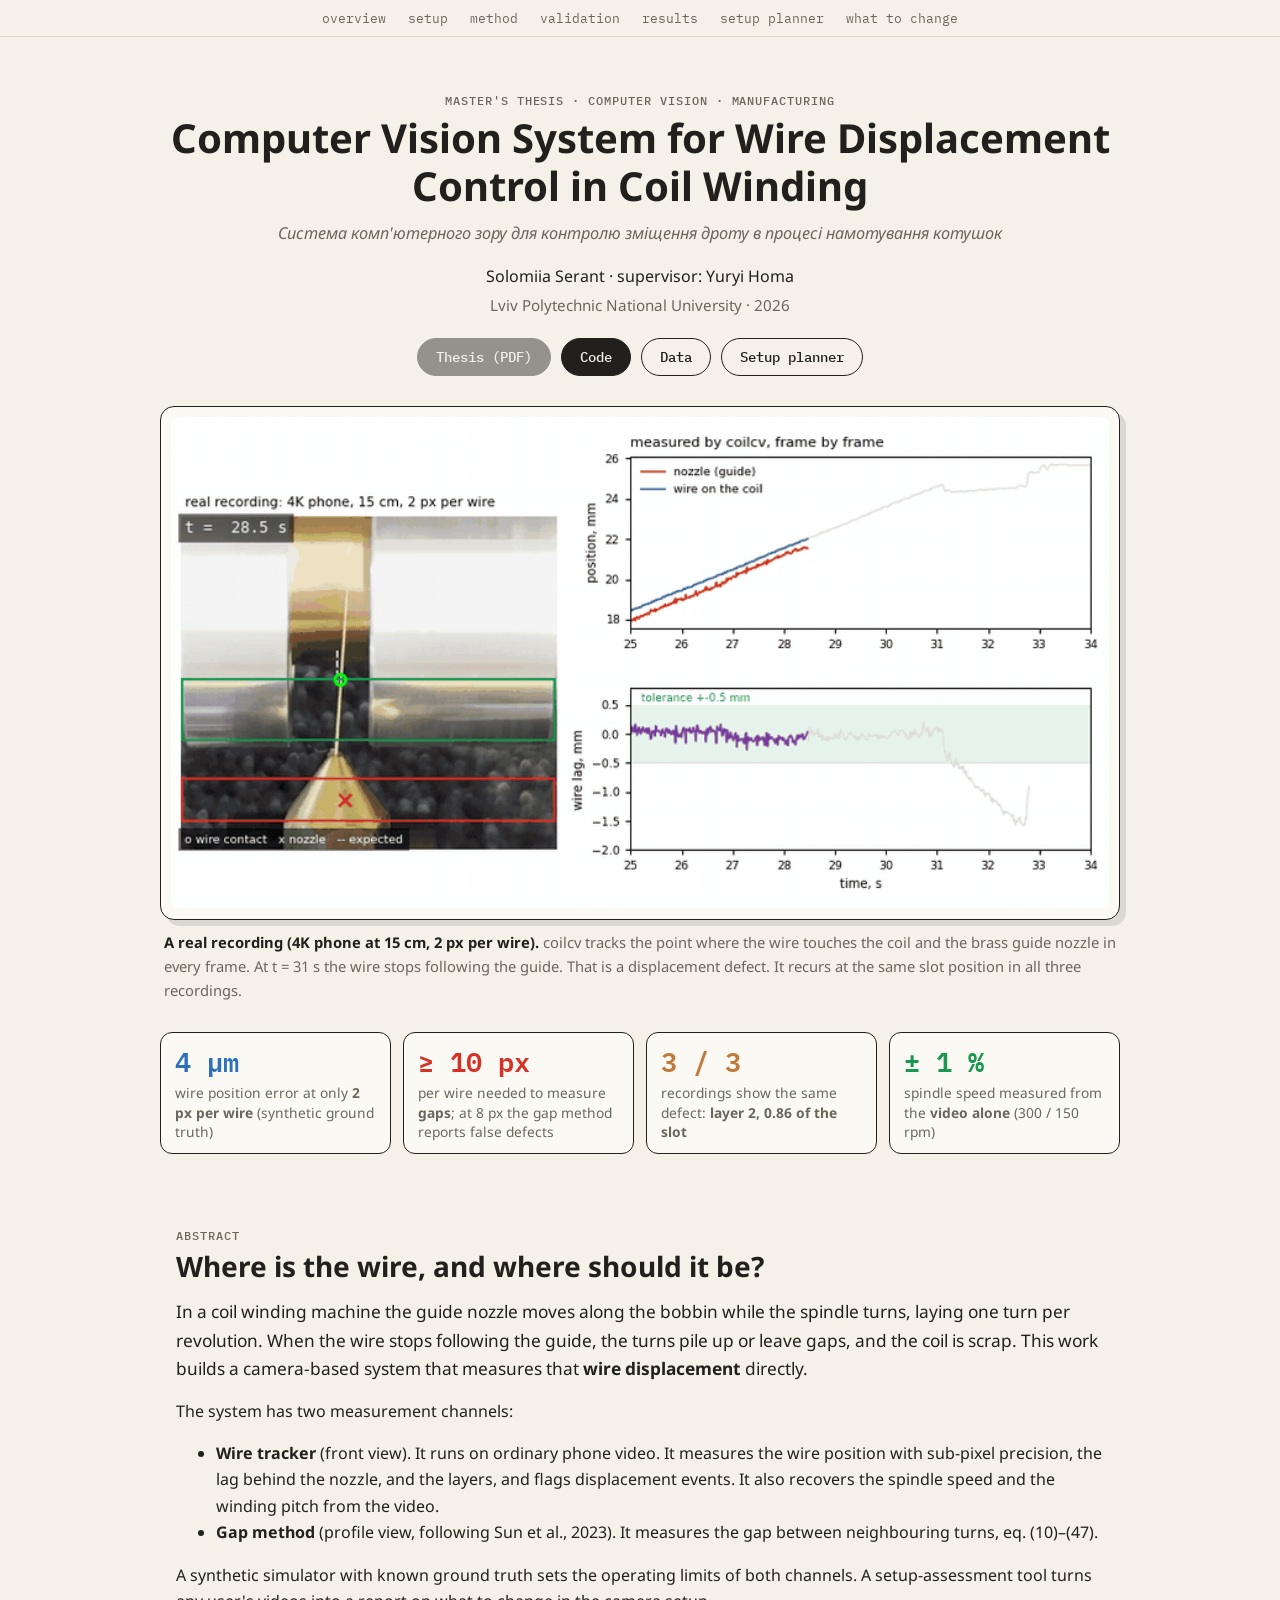
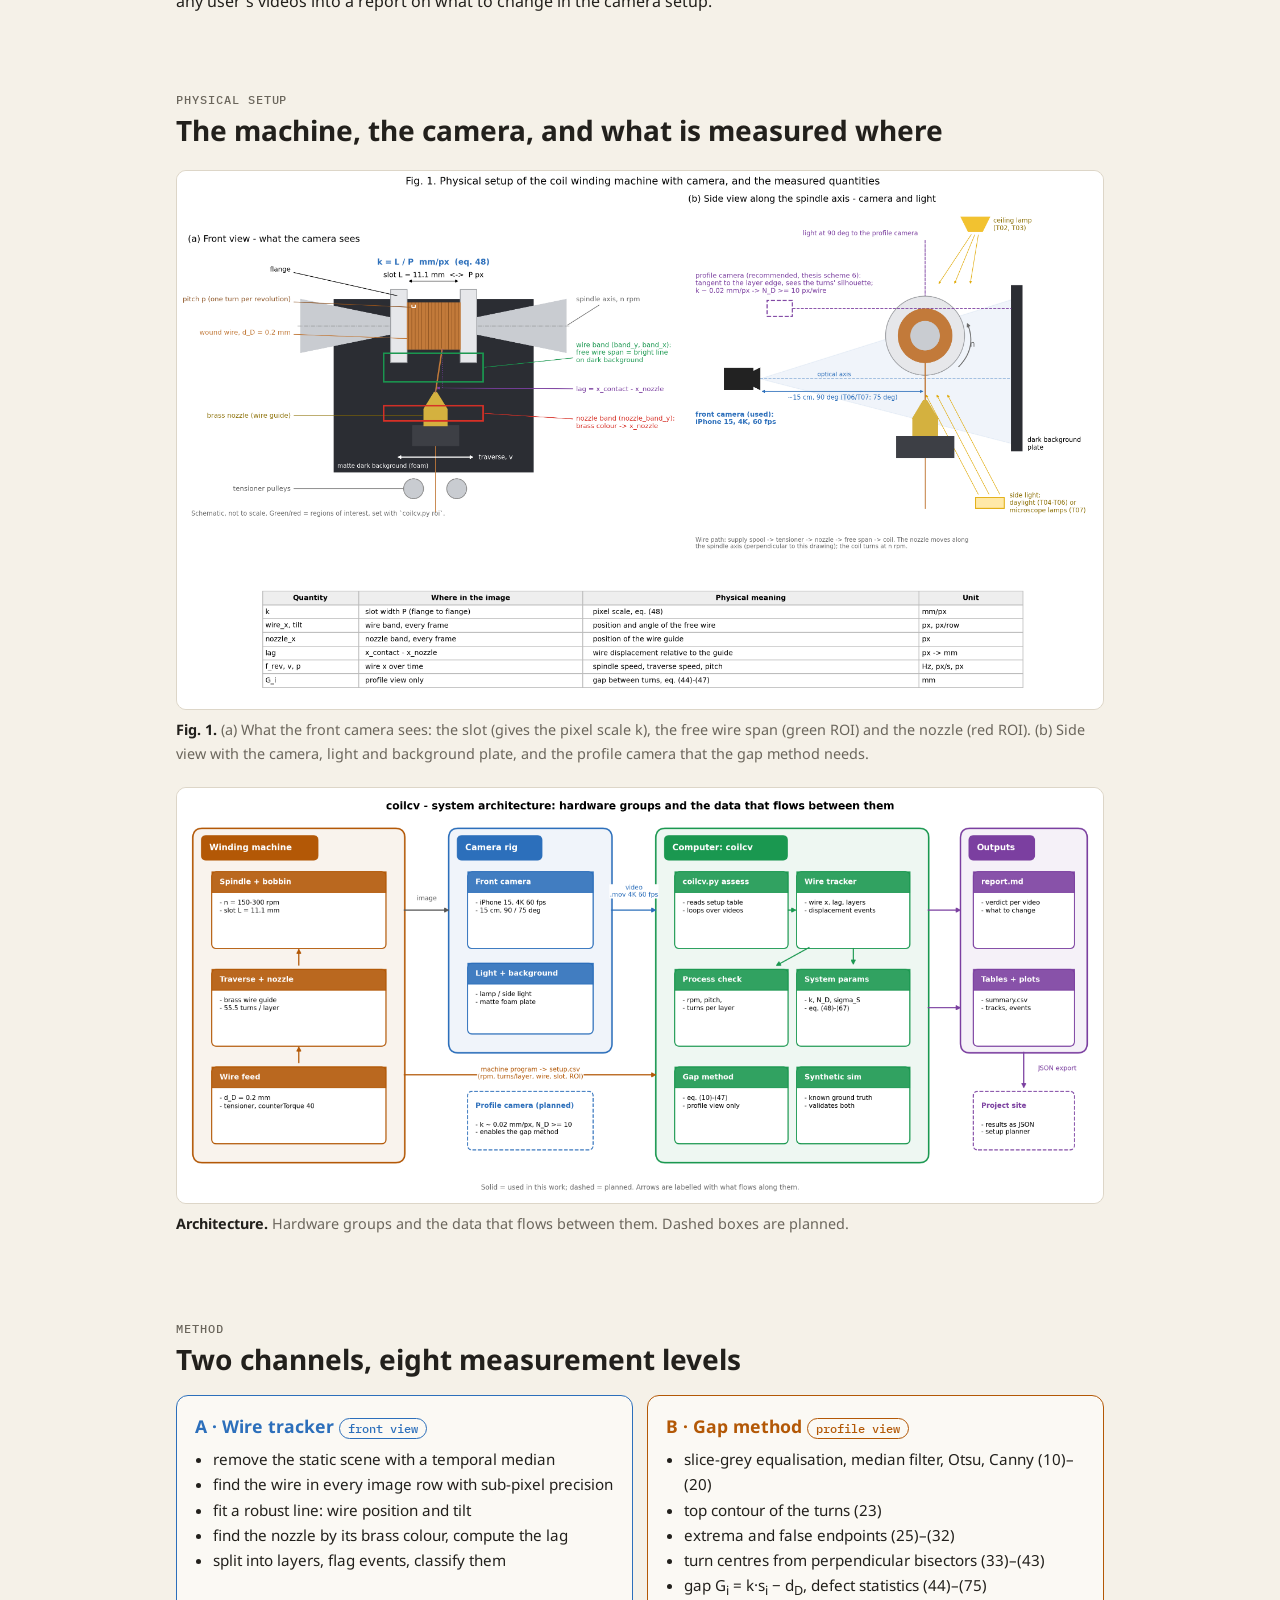
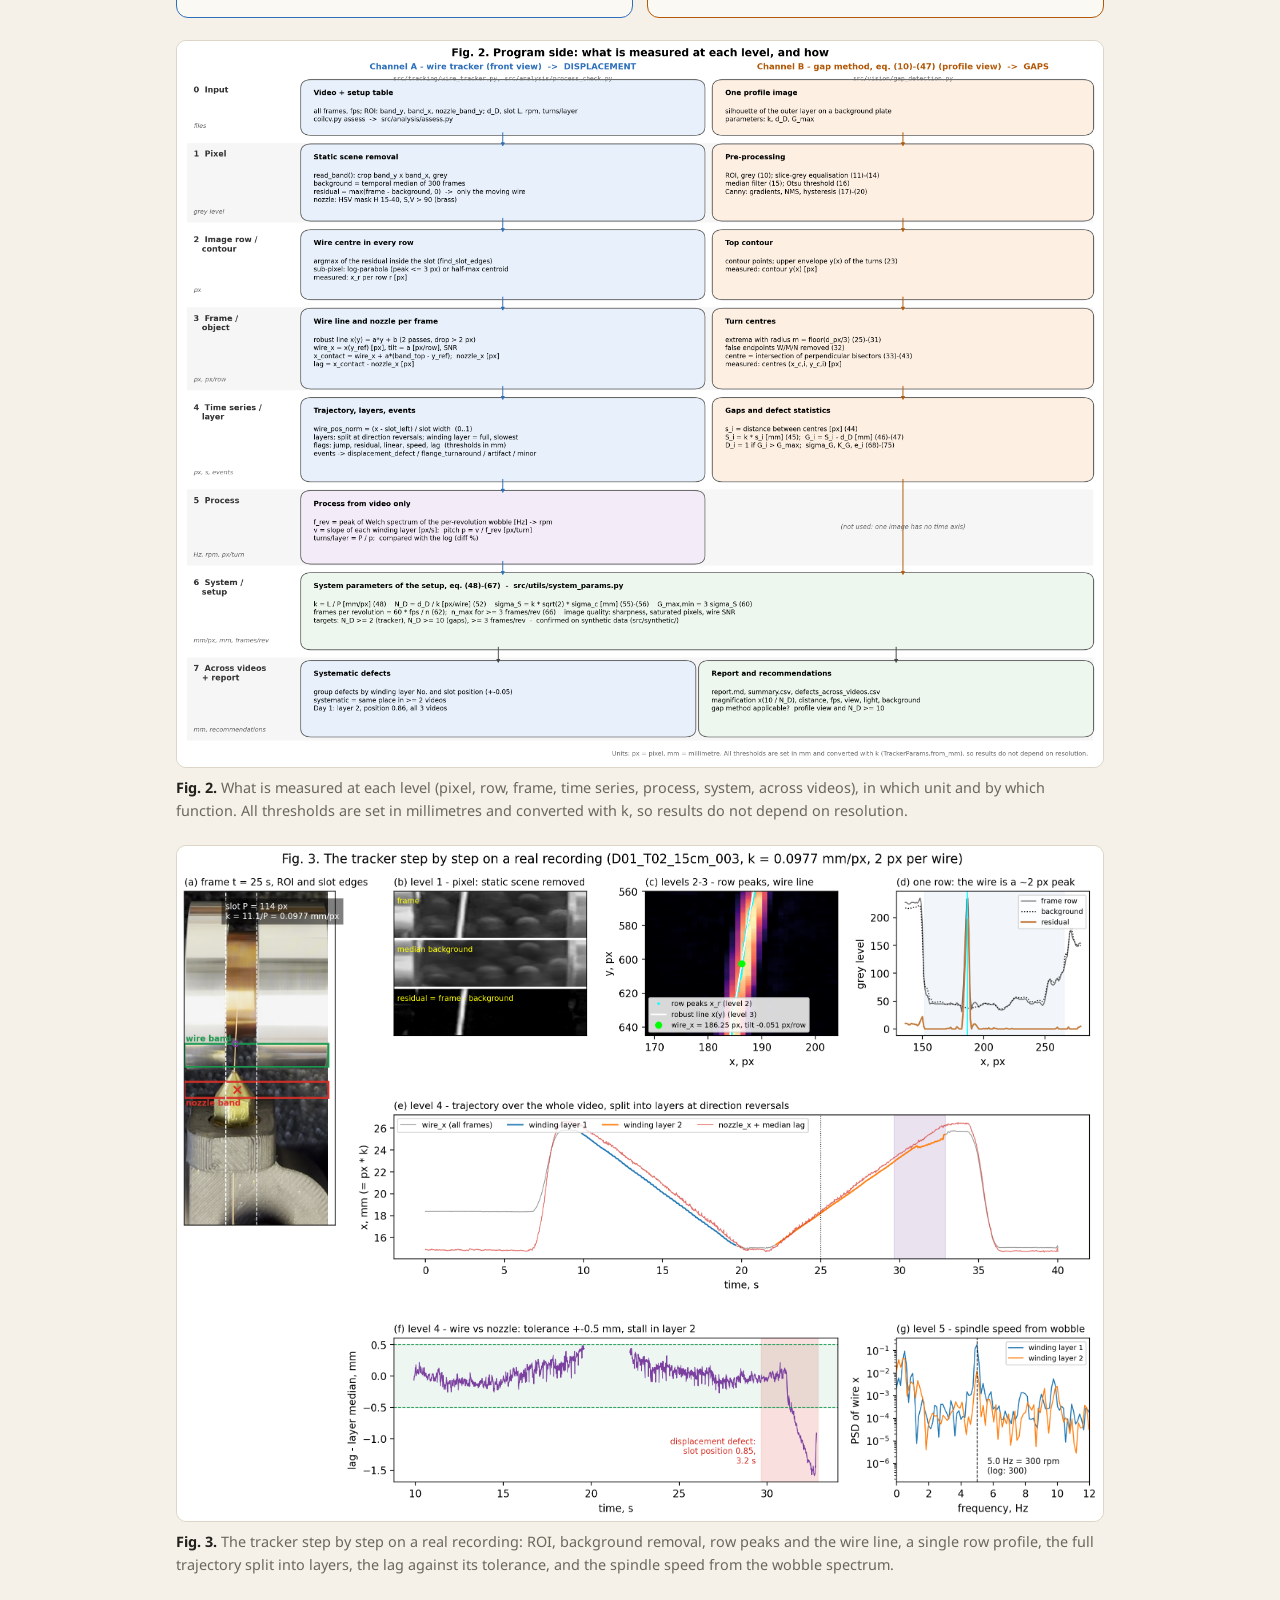
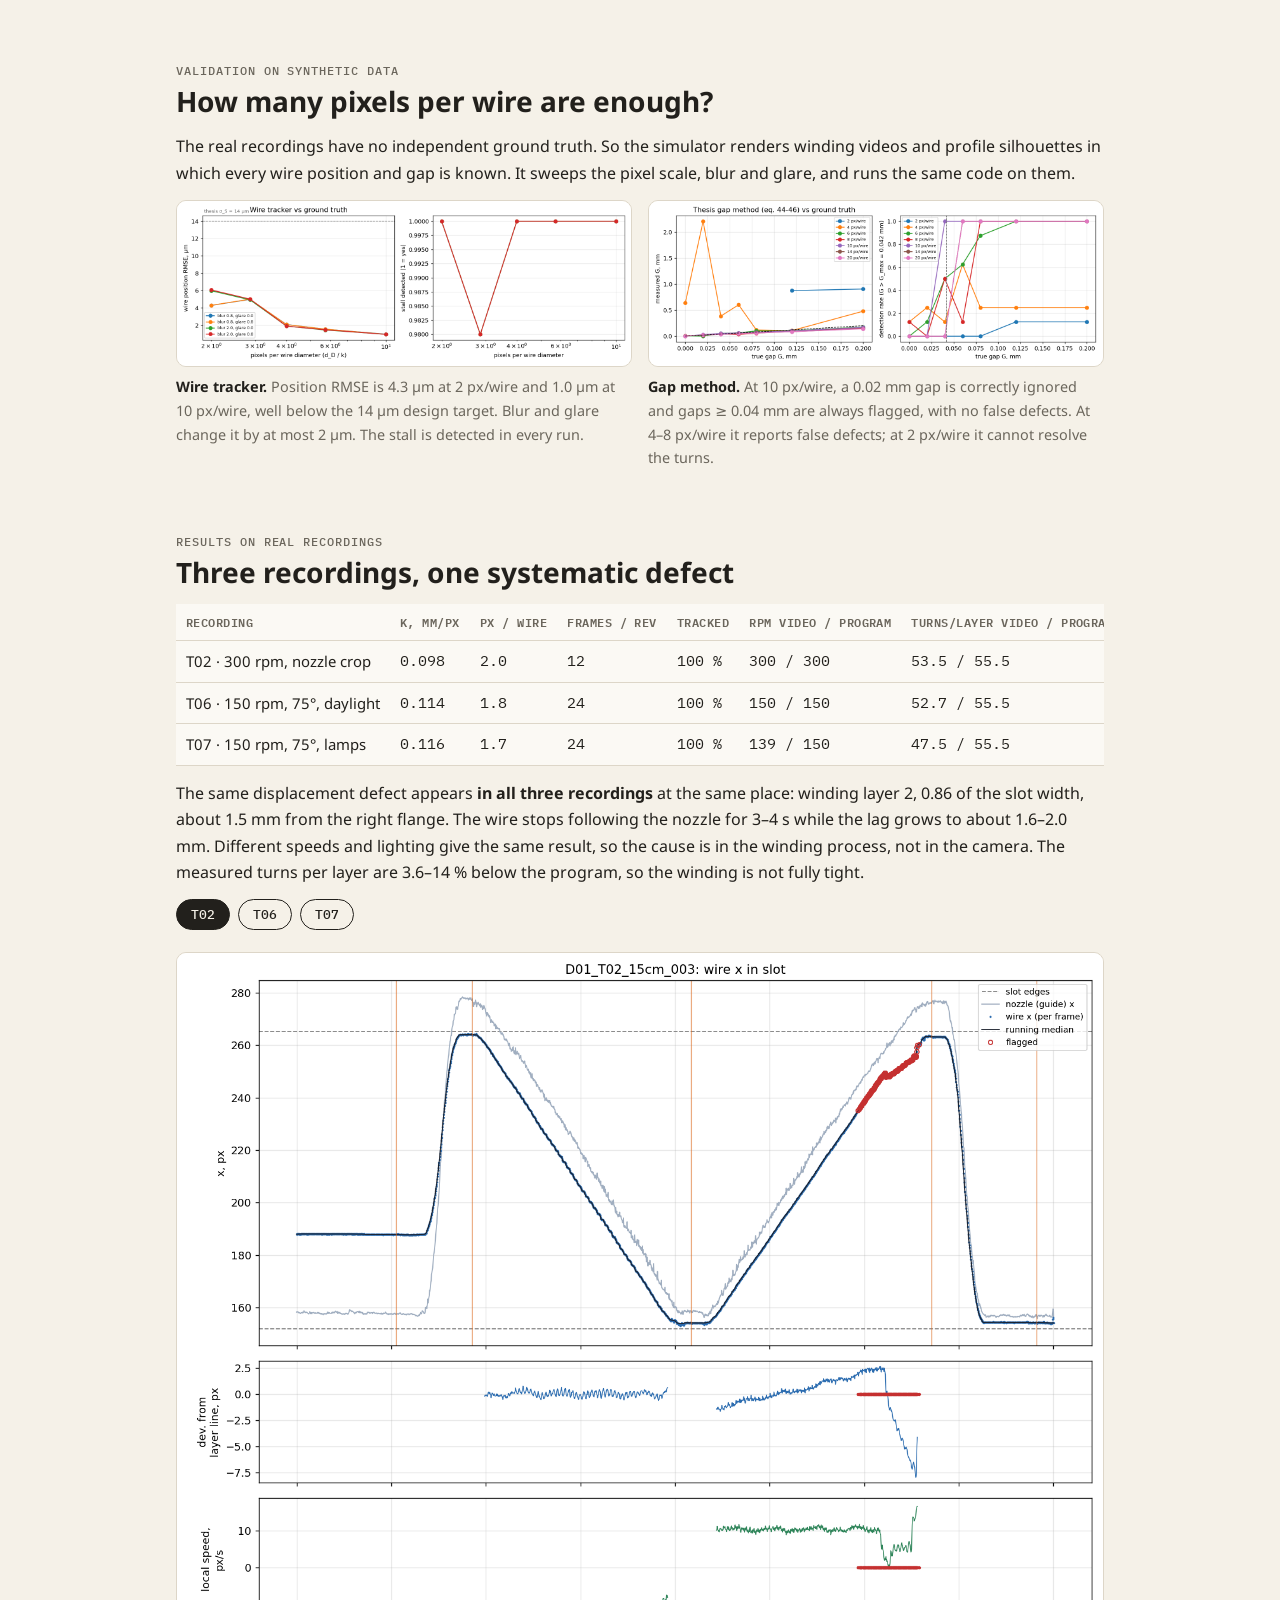
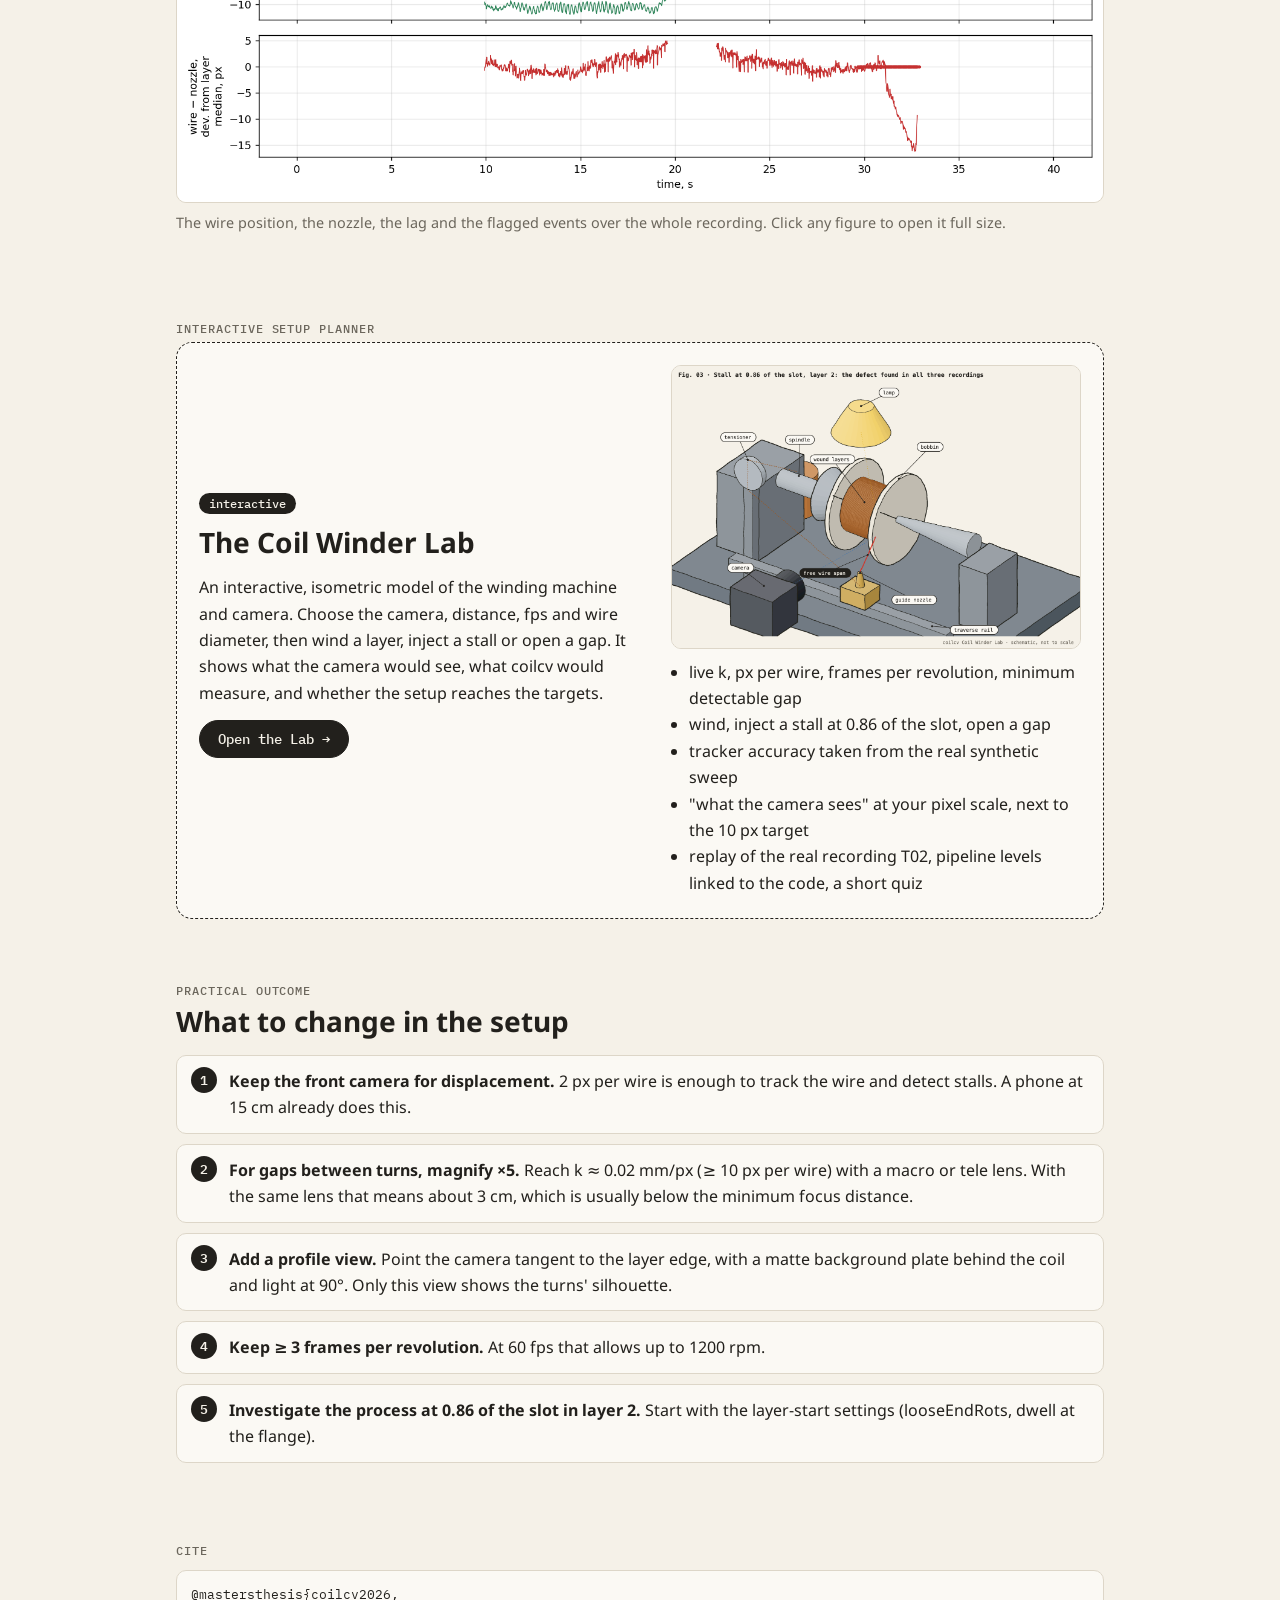
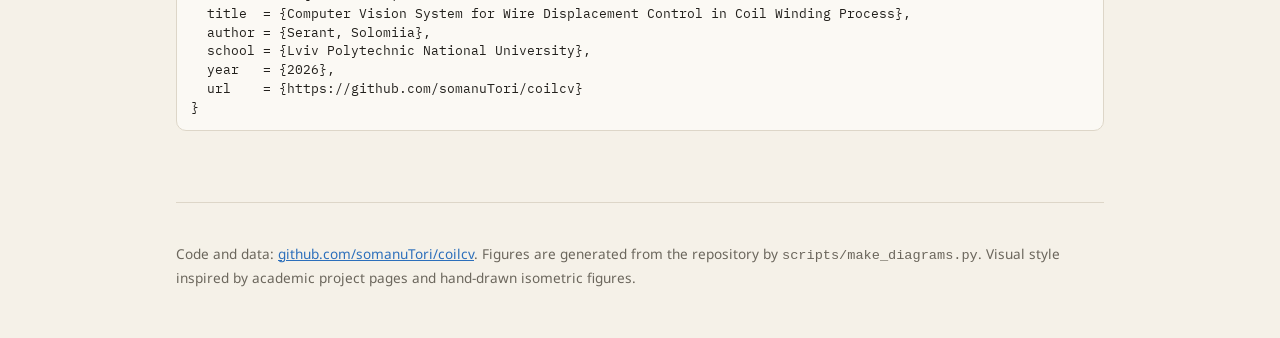
<file: index.html>
<!doctype html>
<html lang="en">
<head>
  <meta charset="utf-8">
  <meta name="viewport" content="width=device-width, initial-scale=1">
  <title>coilcv · Wire Displacement Control in Coil Winding</title>
  <meta name="description" content="Computer vision system for wire displacement control in the coil winding process: a wire tracker, the thesis gap method, synthetic validation and an interactive setup planner.">
  <link rel="preconnect" href="https://fonts.googleapis.com">
  <link rel="preconnect" href="https://fonts.gstatic.com" crossorigin>
  <link href="https://fonts.googleapis.com/css2?family=IBM+Plex+Mono:wght@400;500;600&family=Noto+Sans:ital,wght@0,400;0,600;0,700;1,400&display=swap" rel="stylesheet">
  <link rel="stylesheet" href="assets/css/style.css">
</head>
<body>

<nav class="topbar">
  <a href="#overview">overview</a>
  <a href="#setup">setup</a>
  <a href="#method">method</a>
  <a href="#validation">validation</a>
  <a href="#results">results</a>
  <a href="#planner">setup planner</a>
  <a href="#recommendations">what to change</a>
</nav>

<header class="wrap hero" id="overview">
  <p class="kicker">Master's thesis · computer vision · manufacturing</p>
  <h1>Computer Vision System for Wire Displacement Control in Coil Winding</h1>
  <p class="ua">Система комп'ютерного зору для контролю зміщення дроту в процесі намотування котушок</p>
  <p class="authors">Solomiia Serant · supervisor: Yuryi Homa</p>
  <p class="affil">Lviv Polytechnic National University · 2026</p>
  <div class="buttons">
    <a class="btn soon" href="#">Thesis (PDF)</a>
    <a class="btn" href="https://github.com/somanuTori/coilcv">Code</a>
    <a class="btn ghost" href="https://github.com/somanuTori/coilcv/blob/master/results/day01/DATA_GUIDE.md">Data</a>
    <a class="btn ghost" href="lab/">Setup planner</a>
  </div>

  <div class="media-card">
    <video src="assets/video/coilcv_demo.mp4" poster="assets/video/coilcv_demo.gif" autoplay muted loop playsinline></video>
  </div>
  <p class="caption"><b>A real recording (4K phone at 15 cm, 2 px per wire).</b> coilcv tracks the point where the wire touches the coil and the brass guide nozzle in every frame. At t = 31 s the wire stops following the guide. That is a displacement defect. It recurs at the same slot position in all three recordings.</p>

  <div class="stats">
    <div class="stat blue"><div class="num">4 µm</div><div class="lbl">wire position error at only <b>2 px per wire</b> (synthetic ground truth)</div></div>
    <div class="stat red"><div class="num">≥ 10 px</div><div class="lbl">per wire needed to measure <b>gaps</b>; at 8 px the gap method reports false defects</div></div>
    <div class="stat copper"><div class="num">3 / 3</div><div class="lbl">recordings show the same defect: <b>layer 2, 0.86 of the slot</b></div></div>
    <div class="stat green"><div class="num">± 1 %</div><div class="lbl">spindle speed measured from the <b>video alone</b> (300 / 150 rpm)</div></div>
  </div>
</header>

<main class="wrap">

<section>
  <p class="kicker">Abstract</p>
  <h2>Where is the wire, and where should it be?</h2>
  <p class="lead">In a coil winding machine the guide nozzle moves along the bobbin while the spindle turns, laying one turn per revolution. When the wire stops following the guide, the turns pile up or leave gaps, and the coil is scrap. This work builds a camera-based system that measures that <b>wire displacement</b> directly.</p>
  <p>The system has two measurement channels:</p>
  <ul>
    <li><b>Wire tracker</b> (front view). It runs on ordinary phone video. It measures the wire position with sub-pixel precision, the lag behind the nozzle, and the layers, and flags displacement events. It also recovers the spindle speed and the winding pitch from the video.</li>
    <li><b>Gap method</b> (profile view, following Sun et al., 2023). It measures the gap between neighbouring turns, eq. (10)–(47).</li>
  </ul>
  <p>A synthetic simulator with known ground truth sets the operating limits of both channels. A setup-assessment tool turns any user's videos into a report on what to change in the camera setup.</p>
</section>

<section id="setup">
  <p class="kicker">Physical setup</p>
  <h2>The machine, the camera, and what is measured where</h2>
  <figure>
    <img src="assets/img/fig1_physical_setup_en.png" alt="Front and side view of the winding machine with camera, light and regions of interest" loading="lazy">
    <figcaption><b>Fig. 1.</b> (a) What the front camera sees: the slot (gives the pixel scale k), the free wire span (green ROI) and the nozzle (red ROI). (b) Side view with the camera, light and background plate, and the profile camera that the gap method needs.</figcaption>
  </figure>
  <figure>
    <img src="assets/img/fig0_architecture_en.png" alt="System architecture: winding machine, camera rig, computer, outputs" loading="lazy">
    <figcaption><b>Architecture.</b> Hardware groups and the data that flows between them. Dashed boxes are planned.</figcaption>
  </figure>
</section>

<section id="method">
  <p class="kicker">Method</p>
  <h2>Two channels, eight measurement levels</h2>
  <div class="channels">
    <div class="channel a">
      <h3>A · Wire tracker <span class="tag">front view</span></h3>
      <ul>
        <li>remove the static scene with a temporal median</li>
        <li>find the wire in every image row with sub-pixel precision</li>
        <li>fit a robust line: wire position and tilt</li>
        <li>find the nozzle by its brass colour, compute the lag</li>
        <li>split into layers, flag events, classify them</li>
      </ul>
    </div>
    <div class="channel b">
      <h3>B · Gap method <span class="tag">profile view</span></h3>
      <ul>
        <li>slice-grey equalisation, median filter, Otsu, Canny (10)–(20)</li>
        <li>top contour of the turns (23)</li>
        <li>extrema and false endpoints (25)–(32)</li>
        <li>turn centres from perpendicular bisectors (33)–(43)</li>
        <li>gap G<sub>i</sub> = k·s<sub>i</sub> − d<sub>D</sub>, defect statistics (44)–(75)</li>
      </ul>
    </div>
  </div>
  <figure>
    <img src="assets/img/fig2_program_levels_en.png" alt="Pipeline split by measurement level for both channels" loading="lazy">
    <figcaption><b>Fig. 2.</b> What is measured at each level (pixel, row, frame, time series, process, system, across videos), in which unit and by which function. All thresholds are set in millimetres and converted with k, so results do not depend on resolution.</figcaption>
  </figure>
  <figure>
    <img src="assets/img/fig3_real_walkthrough_en.png" alt="Each stage of the tracker on a real recording" loading="lazy">
    <figcaption><b>Fig. 3.</b> The tracker step by step on a real recording: ROI, background removal, row peaks and the wire line, a single row profile, the full trajectory split into layers, the lag against its tolerance, and the spindle speed from the wobble spectrum.</figcaption>
  </figure>
</section>

<section id="validation">
  <p class="kicker">Validation on synthetic data</p>
  <h2>How many pixels per wire are enough?</h2>
  <p>The real recordings have no independent ground truth. So the simulator renders winding videos and profile silhouettes in which every wire position and gap is known. It sweeps the pixel scale, blur and glare, and runs the same code on them.</p>
  <div class="two">
    <figure>
      <img src="assets/img/tracker_sweep.png" alt="Tracker error vs pixels per wire" loading="lazy">
      <figcaption><b>Wire tracker.</b> Position RMSE is 4.3 µm at 2 px/wire and 1.0 µm at 10 px/wire, well below the 14 µm design target. Blur and glare change it by at most 2 µm. The stall is detected in every run.</figcaption>
    </figure>
    <figure>
      <img src="assets/img/profile_sweep.png" alt="Gap method measured vs true gap" loading="lazy">
      <figcaption><b>Gap method.</b> At 10 px/wire, a 0.02 mm gap is correctly ignored and gaps ≥ 0.04 mm are always flagged, with no false defects. At 4–8 px/wire it reports false defects; at 2 px/wire it cannot resolve the turns.</figcaption>
    </figure>
  </div>
</section>

<section id="results">
  <p class="kicker">Results on real recordings</p>
  <h2>Three recordings, one systematic defect</h2>
  <div class="table-wrap">
    <table>
      <thead><tr><th>recording</th><th>k, mm/px</th><th>px / wire</th><th>frames / rev</th><th>tracked</th><th>rpm video / program</th><th>turns/layer video / program</th><th>defects</th></tr></thead>
      <tbody>
        <tr><td>T02 · 300 rpm, nozzle crop</td><td class="num">0.098</td><td class="num">2.0</td><td class="num">12</td><td class="num">100 %</td><td class="num">300 / 300</td><td class="num">53.5 / 55.5</td><td class="num">1</td></tr>
        <tr><td>T06 · 150 rpm, 75°, daylight</td><td class="num">0.114</td><td class="num">1.8</td><td class="num">24</td><td class="num">100 %</td><td class="num">150 / 150</td><td class="num">52.7 / 55.5</td><td class="num">2</td></tr>
        <tr><td>T07 · 150 rpm, 75°, lamps</td><td class="num">0.116</td><td class="num">1.7</td><td class="num">24</td><td class="num">100 %</td><td class="num">139 / 150</td><td class="num">47.5 / 55.5</td><td class="num">1</td></tr>
      </tbody>
    </table>
  </div>
  <p>The same displacement defect appears <b>in all three recordings</b> at the same place: winding layer 2, 0.86 of the slot width, about 1.5 mm from the right flange. The wire stops following the nozzle for 3–4 s while the lag grows to about 1.6–2.0 mm. Different speeds and lighting give the same result, so the cause is in the winding process, not in the camera. The measured turns per layer are 3.6–14 % below the program, so the winding is not fully tight.</p>
  <div class="tabs" role="tablist">
    <button role="tab" aria-selected="true" data-img="assets/img/wire_track_D01_T02_15cm_003.png">T02</button>
    <button role="tab" aria-selected="false" data-img="assets/img/wire_track_D01_T06_15cm_001.png">T06</button>
    <button role="tab" aria-selected="false" data-img="assets/img/wire_track_D01_T07_15cm_001.png">T07</button>
  </div>
  <figure>
    <img id="track-img" src="assets/img/wire_track_D01_T02_15cm_003.png" alt="Wire track over the whole recording" loading="lazy">
    <figcaption>The wire position, the nozzle, the lag and the flagged events over the whole recording. Click any figure to open it full size.</figcaption>
  </figure>
</section>

<section id="planner">
  <p class="kicker">Interactive setup planner</p>
  <div class="lab-card">
    <div>
      <span class="pill">interactive</span>
      <h2 style="margin-top:10px">The Coil Winder Lab</h2>
      <p>An interactive, isometric model of the winding machine and camera. Choose the camera, distance, fps and wire diameter, then wind a layer, inject a stall or open a gap. It shows what the camera would see, what coilcv would measure, and whether the setup reaches the targets.</p>
      <p><a class="btn" href="lab/">Open the Lab →</a></p>
    </div>
    <div>
    <a href="lab/"><img src="assets/img/lab_stall_en.png" alt="Coil Winder Lab: isometric drawing of the winding machine during the stall at 0.86 of the slot" style="border-radius:10px;border:1px solid var(--line);margin-bottom:10px"></a>
    <ul>
      <li>live k, px per wire, frames per revolution, minimum detectable gap</li>
      <li>wind, inject a stall at 0.86 of the slot, open a gap</li>
      <li>tracker accuracy taken from the real synthetic sweep</li>
      <li>"what the camera sees" at your pixel scale, next to the 10 px target</li>
      <li>replay of the real recording T02, pipeline levels linked to the code, a short quiz</li>
    </ul>
    </div>
  </div>
</section>

<section id="recommendations">
  <p class="kicker">Practical outcome</p>
  <h2>What to change in the setup</h2>
  <ol class="recs">
    <li><b>Keep the front camera for displacement.</b> 2 px per wire is enough to track the wire and detect stalls. A phone at 15 cm already does this.</li>
    <li><b>For gaps between turns, magnify ×5.</b> Reach k ≈ 0.02 mm/px (≥ 10 px per wire) with a macro or tele lens. With the same lens that means about 3 cm, which is usually below the minimum focus distance.</li>
    <li><b>Add a profile view.</b> Point the camera tangent to the layer edge, with a matte background plate behind the coil and light at 90°. Only this view shows the turns' silhouette.</li>
    <li><b>Keep ≥ 3 frames per revolution.</b> At 60 fps that allows up to 1200 rpm.</li>
    <li><b>Investigate the process at 0.86 of the slot in layer 2.</b> Start with the layer-start settings (looseEndRots, dwell at the flange).</li>
  </ol>
</section>

<section>
  <p class="kicker">Cite</p>
  <pre class="bib">@mastersthesis{coilcv2026,
  title  = {Computer Vision System for Wire Displacement Control in Coil Winding Process},
  author = {Serant, Solomiia},
  school = {Lviv Polytechnic National University},
  year   = {2026},
  url    = {https://github.com/somanuTori/coilcv}
}</pre>
</section>

<footer>
  Code and data: <a href="https://github.com/somanuTori/coilcv">github.com/somanuTori/coilcv</a>. Figures are generated from the repository by <code>scripts/make_diagrams.py</code>. Visual style inspired by academic project pages and hand-drawn isometric figures.
</footer>
</main>

<script>
  // click any figure to open it full size
  document.querySelectorAll('figure img').forEach(function (img) {
    img.style.cursor = 'zoom-in';
    img.addEventListener('click', function () { window.open(img.src, '_blank'); });
  });
  document.querySelectorAll('.tabs button').forEach(function (b) {
    b.addEventListener('click', function () {
      document.querySelectorAll('.tabs button').forEach(function (x) { x.setAttribute('aria-selected', 'false'); });
      b.setAttribute('aria-selected', 'true');
      document.getElementById('track-img').src = b.dataset.img;
    });
  });
</script>
</body>
</html>
</file>
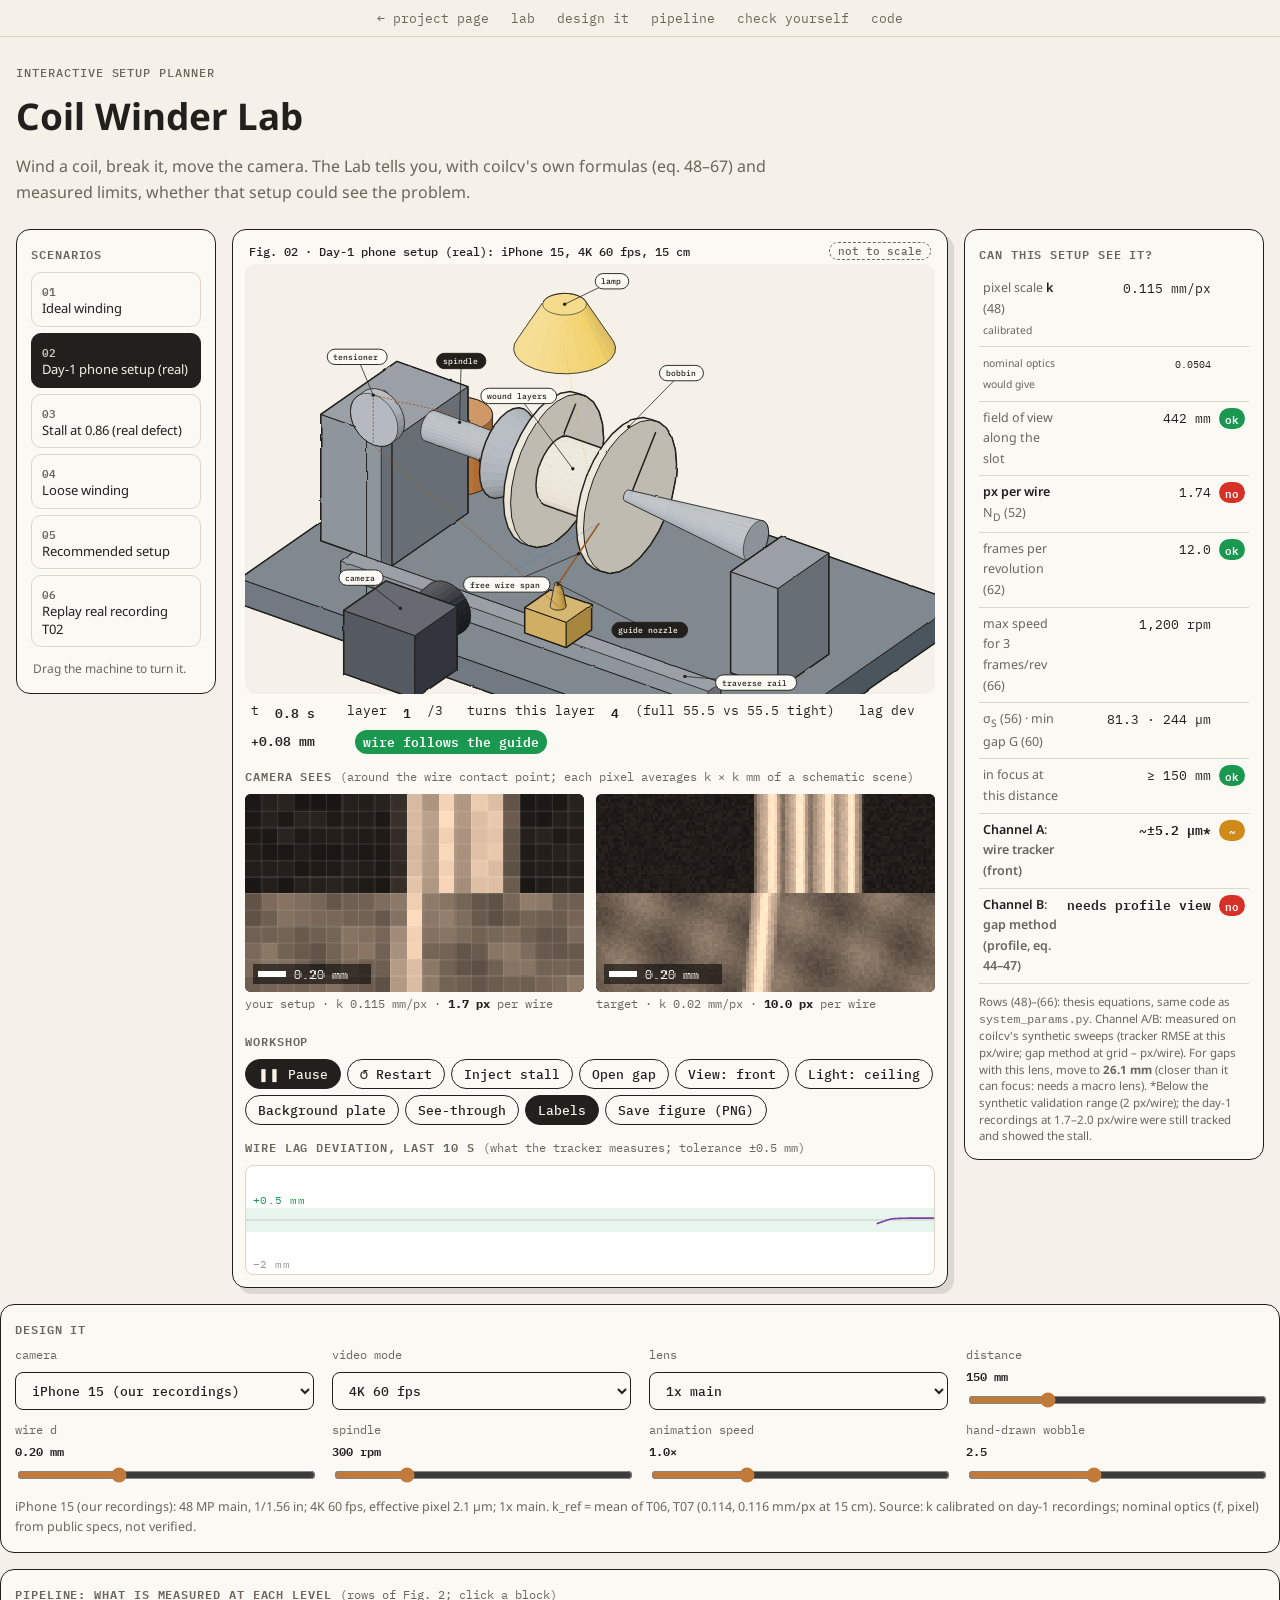
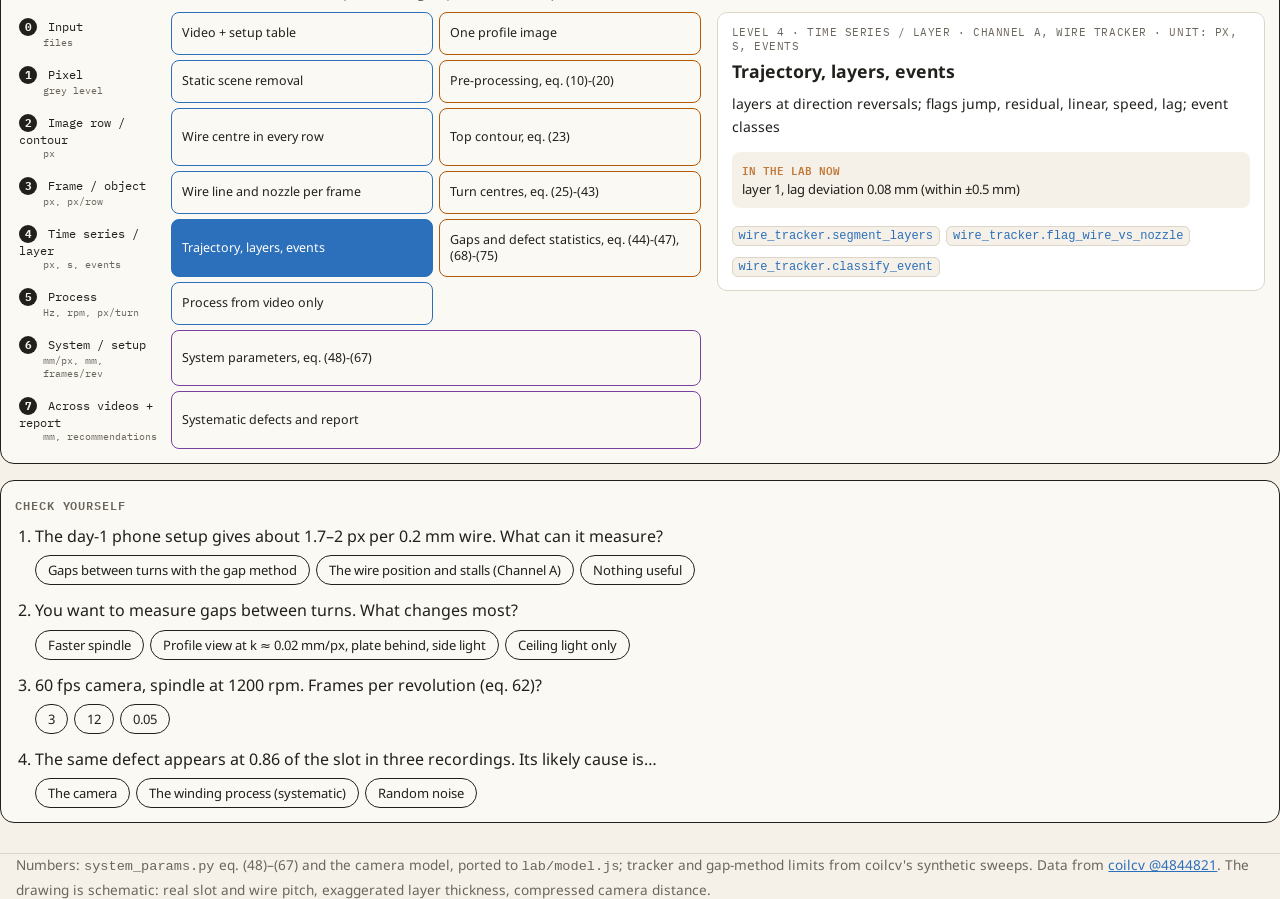
<file: lab/index.html>
<!doctype html>
<html lang="en">
<head>
<meta charset="utf-8">
<meta name="viewport" content="width=device-width, initial-scale=1">
<title>Coil Winder Lab</title>
<meta name="description" content="Interactive setup planner for coilcv: wind a coil, break it, move the camera, and see whether the setup could measure the wire displacement.">
<link rel="preconnect" href="https://fonts.googleapis.com">
<link rel="preconnect" href="https://fonts.gstatic.com" crossorigin>
<link href="https://fonts.googleapis.com/css2?family=IBM+Plex+Mono:wght@400;500;600&family=Noto+Sans:ital,wght@0,400;0,600;0,700;1,400&display=swap" rel="stylesheet">
<link rel="stylesheet" href="../assets/css/style.css">
<link rel="stylesheet" href="lab.css">
</head>
<body>
<nav class="topbar">
  <a href="../index.html">← project page</a>
  <a href="#lab">lab</a>
  <a href="#design">design it</a>
  <a href="#pipeline">pipeline</a>
  <a href="#quiz-sec">check yourself</a>
  <a href="https://github.com/somanuTori/coilcv">code</a>
</nav>

<header class="lab-head wrap-wide">
  <p class="kicker">Interactive setup planner</p>
  <h1>Coil Winder Lab</h1>
  <p class="sub">Wind a coil, break it, move the camera. The Lab tells you, with coilcv's own formulas (eq. 48–67) and measured limits, whether that setup could see the problem.</p>
</header>

<main id="lab" class="lab wrap-wide">
  <aside class="scenarios">
    <p class="panel-title">Scenarios</p>
    <ol id="scenarios"></ol>
    <p class="hint">Drag the machine to turn it.</p>
  </aside>

  <section class="stage">
    <div class="fig-tag"><span id="fig-title">Fig. 02 · Day-1 phone setup (real)</span><span class="nts">not to scale</span></div>
    <svg id="scene" viewBox="0 0 900 560" role="img" aria-label="Isometric drawing of the coil winding machine">
      <defs>
        <filter id="wobble" x="-5%" y="-5%" width="110%" height="110%">
          <feTurbulence type="fractalNoise" baseFrequency="0.035" numOctaves="2" seed="4" result="n"/>
          <feDisplacementMap id="wobble-map" in="SourceGraphic" in2="n" scale="2.5" xChannelSelector="R" yChannelSelector="G"/>
        </filter>
      </defs>
      <g id="machine" filter="url(#wobble)"></g>
      <g id="labels"></g>
    </svg>
    <div class="live" id="live"></div>
    <p class="replay-note" id="replay-note" hidden>Replaying <b>D01_T02_15cm_003</b>: the wire and guide positions, lag deviation and anomaly flags are coilcv's measurements on the real 4K video (20 fps, from <code>track_simplified</code>). Watch layer 2 between 31 and 33 s: the wire stalls at 0.85 of the slot while the guide moves on (lag deviation down to −1.4 mm).</p>
    <div class="camsees">
      <p class="panel-title">Camera sees <span class="muted">(around the wire contact point; each pixel averages k × k mm of a schematic scene)</span></p>
      <div class="cam-row">
        <figure><canvas id="cam-a" width="264" height="154"></canvas><figcaption class="cap" id="cam-a-lbl"></figcaption></figure>
        <figure><canvas id="cam-b" width="264" height="154"></canvas><figcaption class="cap" id="cam-b-lbl"></figcaption></figure>
      </div>
    </div>
    <div class="workshop">
      <p class="panel-title">Workshop</p>
      <div class="btns">
        <button id="b-wind" class="primary">❚❚ Pause</button>
        <button id="b-restart">↺ Restart</button>
        <button id="b-stall">Inject stall</button>
        <button id="b-gap">Open gap</button>
        <button id="b-view">View: front</button>
        <button id="b-light">Light: ceiling</button>
        <button id="b-plate" aria-pressed="false">Background plate</button>
        <button id="b-see" aria-pressed="false">See-through</button>
        <button id="b-labels" aria-pressed="true">Labels</button>
        <button id="b-save">Save figure (PNG)</button>
      </div>
    </div>
    <div class="strip">
      <p class="panel-title">Wire lag deviation, last 10 s <span class="muted">(what the tracker measures; tolerance ±0.5 mm)</span></p>
      <svg id="strip" viewBox="0 0 600 110" preserveAspectRatio="none"></svg>
    </div>
  </section>

  <aside class="verdicts">
    <p class="panel-title">Can this setup see it?</p>
    <table id="stats"></table>
    <p class="src" id="src"></p>
  </aside>
</main>

<section id="design" class="design wrap-wide">
  <p class="panel-title">Design it</p>
  <div class="controls">
    <label>camera <select id="c-cam"></select></label>
    <label>video mode <select id="c-mode"></select></label>
    <label>lens <select id="c-lens"></select></label>
    <label>distance <span id="v-dist" class="val"></span><input id="c-dist" type="range" min="30" max="500" step="1"></label>
    <label>wire d <span id="v-wire" class="val"></span><input id="c-wire" type="range" min="0.05" max="0.5" step="0.01"></label>
    <label>spindle <span id="v-rpm" class="val"></span><input id="c-rpm" type="range" min="30" max="1200" step="10"></label>
    <label>animation speed <span id="v-speed" class="val"></span><input id="c-speed" type="range" min="0.1" max="3" step="0.1"></label>
    <label>hand-drawn wobble <span id="v-wob" class="val"></span><input id="c-wob" type="range" min="0" max="6" step="0.5"></label>
  </div>
  <p class="note" id="cam-note"></p>
</section>

<section id="pipeline" class="design wrap-wide">
  <p class="panel-title">Pipeline: what is measured at each level <span class="muted">(rows of Fig. 2; click a block)</span></p>
  <div class="pipe-grid">
    <div id="pipe" class="pipe"></div>
    <div id="pipe-detail" class="pipe-detail"></div>
  </div>
</section>

<section id="quiz-sec" class="design wrap-wide">
  <p class="panel-title">Check yourself</p>
  <ol id="quiz" class="quiz"></ol>
</section>

<footer class="wrap-wide">
  <span id="selftest"></span>
  Numbers: <code>system_params.py</code> eq. (48)–(67) and the camera model, ported to <code>lab/model.js</code>; tracker and gap-method limits from coilcv's synthetic sweeps.
  Data from <a id="data-src" href="https://github.com/somanuTori/coilcv">coilcv</a>.
  The drawing is schematic: real slot and wire pitch, exaggerated layer thickness, compressed camera distance.
</footer>

<script type="module" src="ui.js"></script>
</body>
</html>
</file>
<file: assets/css/style.css>
:root {
  --paper: #f5f1e8;
  --card: #fbf9f4;
  --ink: #22201c;
  --muted: #6b665c;
  --line: #ddd6c8;
  --copper: #c27a3a;
  --blue: #2c6fbb;
  --green: #1a9850;
  --red: #d73027;
  --purple: #7b3fa0;
  --mono: "IBM Plex Mono", ui-monospace, Menlo, monospace;
  --sans: "Noto Sans", system-ui, -apple-system, sans-serif;
}

* { box-sizing: border-box; }
html { scroll-behavior: smooth; }
body {
  margin: 0;
  background: var(--paper);
  color: var(--ink);
  font: 16px/1.65 var(--sans);
  -webkit-font-smoothing: antialiased;
}
img, video { max-width: 100%; display: block; }
a { color: var(--blue); }

/* ---------- top bar ---------- */
.topbar {
  position: sticky; top: 0; z-index: 10;
  display: flex; gap: 22px; align-items: center; justify-content: center; flex-wrap: wrap;
  padding: 10px 16px;
  background: rgba(245, 241, 232, 0.92);
  backdrop-filter: blur(6px);
  border-bottom: 1px solid var(--line);
  font: 12.5px var(--mono);
}
.topbar a { color: var(--muted); text-decoration: none; }
.topbar a:hover { color: var(--ink); }

/* ---------- layout ---------- */
.wrap { max-width: 960px; margin: 0 auto; padding: 0 16px; }
section { padding: 56px 0 8px; }
.kicker {
  font: 500 12px var(--mono); letter-spacing: 0.08em; text-transform: uppercase; color: var(--muted);
  margin: 0 0 6px;
}
h2 { font-size: 1.75rem; line-height: 1.25; margin: 0 0 14px; }
h3 { font-size: 1.1rem; margin: 26px 0 8px; }
p { margin: 0 0 14px; }
.lead { font-size: 1.08rem; }

/* ---------- hero ---------- */
.hero { text-align: center; padding: 56px 0 18px; }
.hero h1 { font-size: clamp(1.7rem, 4vw, 2.5rem); line-height: 1.2; margin: 0 0 10px; }
.hero .ua { color: var(--muted); font-size: 1.02rem; margin: 0 0 16px; font-style: italic; }
.authors { margin: 0 0 4px; }
.affil { color: var(--muted); font-size: 0.95rem; margin: 0 0 20px; }
.todo { background: #fff2c4; padding: 0 4px; border-radius: 3px; }
.buttons { display: flex; gap: 10px; justify-content: center; flex-wrap: wrap; margin-bottom: 30px; }
.btn {
  display: inline-flex; align-items: center; gap: 8px;
  padding: 9px 18px; border-radius: 999px;
  background: var(--ink); color: var(--paper); text-decoration: none;
  font: 500 14px var(--mono);
  border: 1.5px solid var(--ink);
}
.btn.ghost { background: transparent; color: var(--ink); }
.btn.soon { opacity: 0.45; pointer-events: none; }
.btn:hover { transform: translateY(-1px); }

.media-card {
  background: var(--card); border: 1.5px solid var(--ink); border-radius: 14px;
  padding: 10px; box-shadow: 6px 6px 0 rgba(34, 32, 28, 0.12);
}
.media-card video, .media-card img { border-radius: 8px; width: 100%; }
.caption { color: var(--muted); font-size: 0.92rem; margin: 10px 4px 0; text-align: left; }
.caption b { color: var(--ink); }

/* ---------- stat tiles ---------- */
.stats {
  display: grid; grid-template-columns: repeat(4, 1fr); gap: 12px; margin: 30px 0 0;
}
.stat {
  background: var(--card); border: 1.5px solid var(--ink); border-radius: 12px; padding: 14px 14px 12px;
  text-align: left;
}
.stat .num { font: 600 1.7rem/1.1 var(--mono); }
.stat .lbl { font-size: 0.86rem; color: var(--muted); margin-top: 6px; line-height: 1.4; }
.stat.copper .num { color: var(--copper); }
.stat.green .num { color: var(--green); }
.stat.red .num { color: var(--red); }
.stat.blue .num { color: var(--blue); }

/* ---------- figures ---------- */
figure { margin: 22px 0; }
figure img { background: #fff; border: 1px solid var(--line); border-radius: 10px; width: 100%; }
figcaption { color: var(--muted); font-size: 0.9rem; margin-top: 8px; }
figcaption b { color: var(--ink); }
.two { display: grid; grid-template-columns: 1fr 1fr; gap: 16px; }
.two figure { margin: 0; }

/* ---------- channels ---------- */
.channels { display: grid; grid-template-columns: 1fr 1fr; gap: 14px; margin: 18px 0; }
.channel { border-radius: 12px; padding: 16px 18px; border: 1.5px solid; background: var(--card); }
.channel.a { border-color: var(--blue); }
.channel.b { border-color: #b35806; }
.channel h3 { margin: 0 0 6px; }
.channel.a h3 { color: var(--blue); }
.channel.b h3 { color: #b35806; }
.channel ul { margin: 0; padding-left: 18px; font-size: 0.95rem; }
.tag { font: 500 11.5px var(--mono); padding: 2px 8px; border-radius: 999px; border: 1px solid currentColor; }

/* ---------- tables ---------- */
.table-wrap { overflow-x: auto; margin: 14px 0; }
table { border-collapse: collapse; width: 100%; font-size: 0.93rem; background: var(--card); }
th, td { padding: 8px 10px; border-bottom: 1px solid var(--line); text-align: left; white-space: nowrap; }
th { font: 600 12px var(--mono); text-transform: uppercase; letter-spacing: 0.04em; color: var(--muted); }
td.num { font-family: var(--mono); }
.ok { color: var(--green); font-weight: 600; }
.bad { color: var(--red); font-weight: 600; }

/* ---------- tabs ---------- */
.tabs { display: flex; gap: 8px; flex-wrap: wrap; margin: 12px 0; }
.tabs button {
  font: 500 13px var(--mono); padding: 6px 14px; border-radius: 999px; cursor: pointer;
  border: 1.5px solid var(--ink); background: transparent; color: var(--ink);
}
.tabs button[aria-selected="true"] { background: var(--ink); color: var(--paper); }

/* ---------- lab teaser ---------- */
.lab-card {
  display: grid; grid-template-columns: 1.1fr 1fr; gap: 22px; align-items: center;
  background: var(--card); border: 1.5px dashed var(--ink); border-radius: 16px; padding: 22px;
}
.lab-card ul { margin: 0; padding-left: 18px; }
.pill { display: inline-block; font: 500 12px var(--mono); padding: 3px 10px; border-radius: 999px; background: var(--ink); color: var(--paper); }

/* ---------- recommendations ---------- */
.recs { counter-reset: r; list-style: none; padding: 0; margin: 16px 0; display: grid; gap: 10px; }
.recs li {
  counter-increment: r; background: var(--card); border: 1px solid var(--line); border-radius: 10px;
  padding: 12px 14px 12px 52px; position: relative;
}
.recs li::before {
  content: counter(r); position: absolute; left: 14px; top: 11px;
  width: 26px; height: 26px; border-radius: 50%; background: var(--ink); color: var(--paper);
  display: grid; place-items: center; font: 600 13px var(--mono);
}

pre.bib {
  background: var(--card); border: 1px solid var(--line); border-radius: 10px; padding: 14px;
  font: 12.5px/1.5 var(--mono); overflow-x: auto;
}
footer { color: var(--muted); font-size: 0.85rem; padding: 40px 0 50px; border-top: 1px solid var(--line); margin-top: 50px; }

@media (max-width: 760px) {
  .stats { grid-template-columns: 1fr 1fr; }
  .two, .channels, .lab-card { grid-template-columns: 1fr; }
  .topbar { gap: 12px; }
}
</file>
<file: lab/lab.css>
.wrap-wide { max-width: 1280px; margin: 0 auto; padding: 0 16px; }
.lab-head { padding: 28px 16px 8px; }
.lab-head h1 { margin: 0 0 6px; font-size: clamp(1.6rem, 3.4vw, 2.3rem); }
.lab-head .sub { color: var(--muted); max-width: 760px; margin: 0; }
.panel-title { font: 600 11.5px var(--mono); text-transform: uppercase; letter-spacing: 0.08em; color: var(--muted); margin: 0 0 8px; }
.muted { color: var(--muted); text-transform: none; letter-spacing: 0; font-weight: 400; }

.lab { display: grid; grid-template-columns: 200px minmax(0, 1fr) 300px; gap: 16px; padding-top: 16px; align-items: start; }
.scenarios, .verdicts, .stage, .design {
  background: var(--card); border: 1.5px solid var(--ink); border-radius: 14px; padding: 14px;
}
.stage { box-shadow: 6px 6px 0 rgba(34, 32, 28, 0.12); padding: 12px; }

.scenarios ol { list-style: none; padding: 0; margin: 0; display: grid; gap: 6px; }
.scenarios button {
  width: 100%; text-align: left; font: 13px/1.35 var(--sans); background: transparent; color: var(--ink);
  border: 1px solid var(--line); border-radius: 10px; padding: 8px 10px; cursor: pointer;
}
.scenarios button .n { font: 600 11px var(--mono); color: var(--muted); display: block; }
.scenarios button[aria-current="true"] { background: var(--ink); color: var(--paper); border-color: var(--ink); }
.scenarios button[aria-current="true"] .n { color: #cfc8b8; }
.hint { font-size: 12px; color: var(--muted); margin: 12px 2px 0; }

.fig-tag { display: flex; justify-content: space-between; align-items: center; font: 500 12px var(--mono); margin: 0 4px 4px; }
.nts { border: 1px dashed var(--muted); color: var(--muted); padding: 1px 8px; border-radius: 999px; font-size: 11px; }
#scene { width: 100%; height: auto; display: block; background: var(--paper); border-radius: 10px; cursor: grab; touch-action: none; }
#scene:active { cursor: grabbing; }
#scene .lbl rect { fill: var(--card); stroke: var(--ink); stroke-width: 1.2; }
#scene .lbl text { font: 500 11px var(--mono); fill: var(--ink); }
#scene .lbl.on rect { fill: var(--ink); }
#scene .lbl.on text { fill: var(--paper); }
#scene .lbl line { stroke: var(--ink); stroke-width: 1; }

.live { display: flex; flex-wrap: wrap; gap: 6px 16px; font: 12.5px var(--mono); padding: 8px 6px 2px; }
.live b { font-weight: 600; }
.live .ev { padding: 1px 8px; border-radius: 999px; color: #fff; }
.live .ev.ok { background: var(--green); }
.live .ev.bad { background: var(--red); }

.workshop { margin-top: 10px; }
.btns { display: flex; flex-wrap: wrap; gap: 6px; }
.btns button, .controls select {
  font: 500 12.5px var(--mono); padding: 6px 12px; border-radius: 999px; cursor: pointer;
  border: 1.5px solid var(--ink); background: transparent; color: var(--ink);
}
.btns button.primary, .btns button[aria-pressed="true"] { background: var(--ink); color: var(--paper); }
.btns button:active { transform: translateY(1px); }

.strip { margin-top: 12px; }
#strip { width: 100%; height: 110px; display: block; background: #fff; border: 1px solid var(--line); border-radius: 8px; }

.verdicts table { width: 100%; background: transparent; font-size: 12.5px; }
.verdicts td { white-space: normal; padding: 6px 4px; vertical-align: top; }
.verdicts td.v { font-family: var(--mono); text-align: right; white-space: nowrap; }
.verdicts td.q { color: var(--muted); }
.verdicts td.q b { color: var(--ink); font-weight: 600; }
.verdicts tr.verdict td { font-weight: 600; }
.badge { display: inline-block; min-width: 26px; text-align: center; font: 600 11px var(--mono); padding: 1px 6px; border-radius: 999px; color: #fff; }
.badge.ok { background: var(--green); }
.badge.bad { background: var(--red); }
.badge.warn { background: #d08a1a; }
.verdicts .src { font-size: 11.5px; color: var(--muted); margin: 10px 0 0; line-height: 1.45; }

.design { margin-top: 16px; }
.controls { display: grid; grid-template-columns: repeat(4, minmax(0, 1fr)); gap: 12px 18px; }
.controls label { display: grid; gap: 4px; font: 12px var(--mono); color: var(--muted); }
.controls .val { color: var(--ink); font-weight: 600; }
.controls select { border-radius: 8px; width: 100%; }
.controls input[type="range"] { width: 100%; accent-color: var(--copper); }
.note { font-size: 12.5px; color: var(--muted); margin: 12px 0 0; }

footer.wrap-wide { margin-top: 30px; }
#selftest .badge { margin-right: 6px; }

@media (max-width: 1100px) {
  .lab { grid-template-columns: 1fr 300px; }
  .scenarios { grid-column: 1 / -1; }
  .scenarios ol { grid-template-columns: repeat(5, minmax(0, 1fr)); }
  .hint { display: none; }
}
@media (max-width: 760px) {
  .lab { grid-template-columns: 1fr; }
  .scenarios ol { grid-template-columns: 1fr 1fr; }
  .controls { grid-template-columns: 1fr 1fr; }
}

/* ---------- session 2 ---------- */
.camsees { margin-top: 10px; }
.cam-row { display: grid; grid-template-columns: 1fr 1fr; gap: 12px; }
.cam-row figure { margin: 0; }
.cam-row figcaption { margin: 4px 0 0; }
.camsees canvas { width: 100%; height: auto; display: block; border-radius: 6px; image-rendering: pixelated; background: #000; }
.camsees .cap { font: 11.5px var(--mono); margin: 4px 0 10px; }
.replay-note { font-size: 12.5px; background: #e8f0f8; border: 1px solid #b9cde4; border-radius: 8px; padding: 6px 10px; margin: 6px 0 0; }
.btns button:disabled { opacity: 0.35; cursor: not-allowed; }
.live .ev { white-space: nowrap; }

.pipe-grid { display: grid; grid-template-columns: minmax(0, 1.25fr) minmax(0, 1fr); gap: 16px; align-items: start; }
.pipe { display: grid; gap: 5px; }
.lvl { display: grid; grid-template-columns: 150px 1fr 1fr; gap: 6px; align-items: stretch; }
.lvl-name { font: 12px var(--mono); padding: 6px 4px; }
.lvl-name b { display: inline-block; width: 18px; height: 18px; line-height: 18px; text-align: center; border-radius: 50%; background: var(--ink); color: var(--paper); font-size: 11px; margin-right: 4px; }
.lvl-name small { display: block; color: var(--muted); margin-left: 24px; }
.blk { text-align: left; font: 12.5px/1.3 var(--sans); border-radius: 8px; padding: 6px 10px; cursor: pointer; background: var(--card); border: 1.5px solid; color: var(--ink); }
.blk.chA { border-color: var(--blue); }
.blk.chB { border-color: #b35806; }
.blk.chAB { grid-column: span 2; border-color: var(--purple); }
.blk[aria-pressed="true"] { color: #fff; }
.blk.chA[aria-pressed="true"] { background: var(--blue); }
.blk.chB[aria-pressed="true"] { background: #b35806; }
.blk.chAB[aria-pressed="true"] { background: var(--purple); }
.pipe-detail { background: #fff; border: 1px solid var(--line); border-radius: 10px; padding: 12px 14px; position: sticky; top: 52px; font-size: 14px; }
.pipe-detail .kick { font: 11px var(--mono); color: var(--muted); margin: 0 0 4px; text-transform: uppercase; letter-spacing: 0.05em; }
.pipe-detail h3 { margin: 0 0 6px; }
.pipe-detail .now { background: var(--paper); border-radius: 8px; padding: 8px 10px; font-size: 13px; }
.pipe-detail .now span { font: 600 10.5px var(--mono); text-transform: uppercase; color: var(--copper); display: block; }
.pipe-detail .fns { display: flex; flex-wrap: wrap; gap: 6px; margin: 0; }
.pipe-detail .fns a { text-decoration: none; }
.pipe-detail .fns code { font-size: 12px; background: var(--paper); border: 1px solid var(--line); border-radius: 6px; padding: 2px 6px; }

.quiz { padding-left: 20px; margin: 0; display: grid; gap: 12px; }
.quiz p { margin: 0 0 6px; }
.opts { display: flex; flex-wrap: wrap; gap: 6px; }
.opts button { font: 13px var(--sans); border: 1.5px solid var(--ink); background: transparent; color: var(--ink); border-radius: 999px; padding: 5px 12px; cursor: pointer; }
.opts button.right { background: var(--green); border-color: var(--green); color: #fff; }
.opts button.wrong { background: var(--red); border-color: var(--red); color: #fff; }
.quiz .why { font-size: 13.5px; color: var(--muted); margin-top: 6px; }

@media (max-width: 760px) {
  .pipe-grid { grid-template-columns: 1fr; }
  .pipe-detail { position: static; }
  .lvl { grid-template-columns: 1fr 1fr; }
  .lvl-name { grid-column: 1 / -1; padding-bottom: 0; }
  .live { font-size: 11.5px; }
  .fig-tag { flex-direction: column; align-items: flex-start; gap: 4px; }
}
</file>
